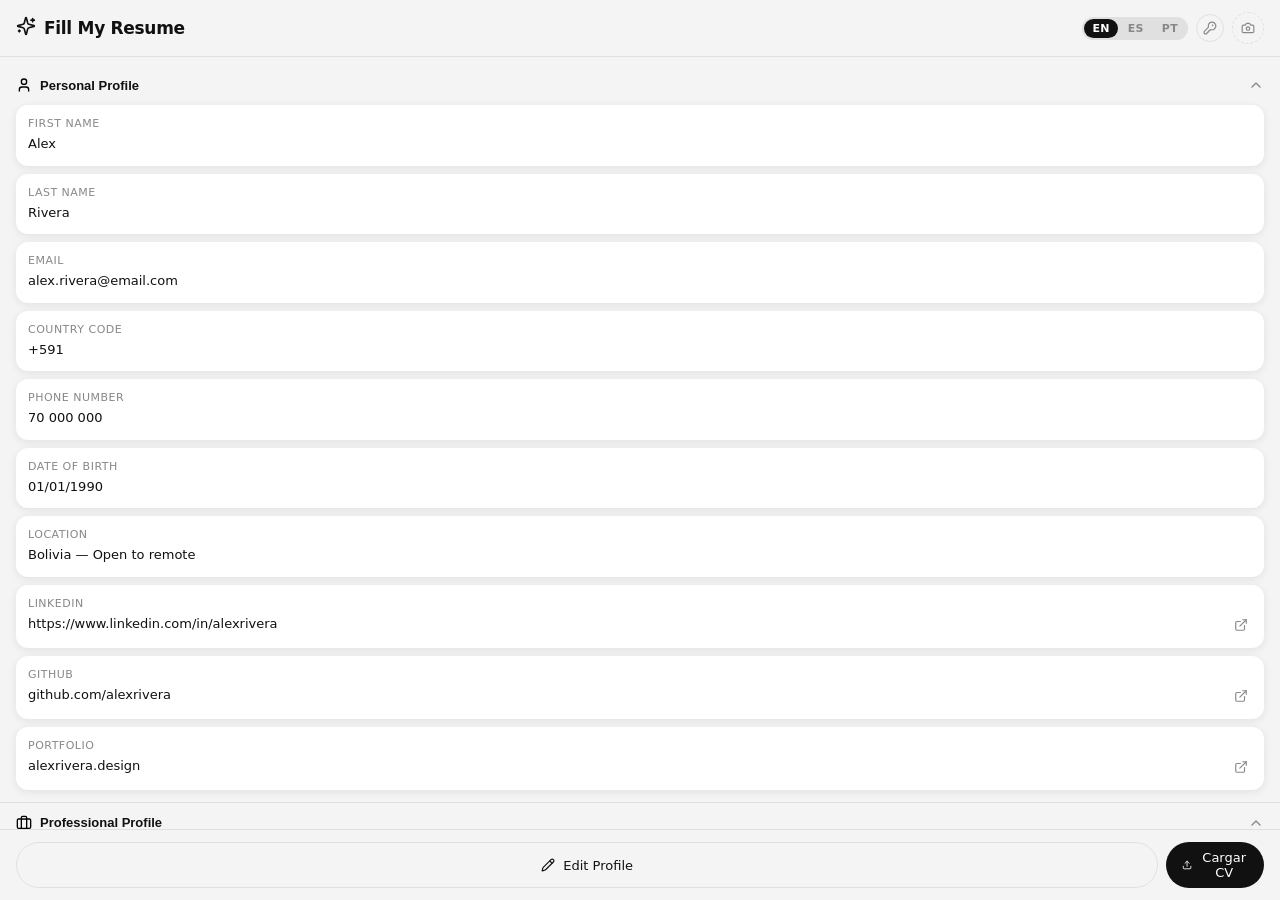
<file: extension/sidepanel/index.html>
<!DOCTYPE html>
<html lang="en">
<head>
  <meta charset="UTF-8" />
  <meta name="viewport" content="width=device-width, initial-scale=1.0" />
  <title>Fill My Resume — Side Panel</title>
  <link rel="stylesheet" href="sidepanel.css" />
</head>
<body>

<div class="panel">

<!-- ── Global copy toast ──────────────────────────── -->
<div id="global-toast">
  <i data-lucide="check" width="13" height="13"></i>
  <span id="toast-text">Copied!</span>
</div>

  <!-- ── Header ─────────────────────────────────────── -->
  <header class="panel-header">
    <span class="logo">
      <i data-lucide="sparkles" width="20" height="20"></i>
    </span>
    <h1>Fill My Resume</h1>
    <div class="lang-switcher">
      <button class="lang-btn active" data-lang="en">EN</button>
      <button class="lang-btn" data-lang="es">ES</button>
      <button class="lang-btn" data-lang="pt">PT</button>
    </div>
    <button id="api-key-btn" class="api-key-btn" title="AI settings">
      <i data-lucide="key-round" width="14" height="14"></i>
    </button>
    <div class="avatar-wrap" id="avatar-wrap" title="Upload photo">
      <img id="avatar-img" class="avatar-img" style="display:none;" alt="Profile photo" />
      <span id="avatar-placeholder" class="avatar-placeholder">
        <i data-lucide="camera" width="14" height="14"></i>
      </span>
      <input type="file" id="avatar-input" accept="image/*" style="display:none;" />
    </div>
  </header>

  <!-- ── API Key Modal ──────────────────────────────── -->
  <div id="api-key-modal" class="api-modal-overlay hidden">
    <div class="api-modal-card">
      <div class="api-modal-header">
        <i data-lucide="sparkles" width="18" height="18"></i>
        <h2>Connect to Claude AI</h2>
      </div>
      <p class="api-modal-desc">Enter your Anthropic API key to enable AI-powered responses tailored to your CV.</p>
      <a class="api-modal-link" href="https://console.anthropic.com" target="_blank">
        <i data-lucide="external-link" width="12" height="12"></i>
        Get your free key at console.anthropic.com
      </a>
      <div class="api-input-wrap">
        <input id="api-key-input" class="api-key-input" type="password"
          placeholder="sk-ant-api03-..." autocomplete="off" spellcheck="false" />
        <button id="toggle-key-vis" class="toggle-vis-btn" title="Show/hide key">
          <i data-lucide="eye" width="14" height="14"></i>
        </button>
      </div>
      <div id="api-modal-error" class="api-modal-error hidden"></div>
      <div class="api-modal-actions">
        <button id="api-modal-cancel" class="api-cancel-btn">Cancel</button>
        <button id="api-modal-save" class="api-save-btn">
          <i data-lucide="lock" width="13" height="13"></i>
          Save & connect
        </button>
      </div>
      <p class="api-modal-note">
        <i data-lucide="shield-check" width="11" height="11"></i>
        Your key is encrypted with AES-256 and stored only on your device.
      </p>
    </div>
  </div>

  <!-- ── Scrollable body ────────────────────────────── -->
  <div class="panel-body">

    <!-- ── Perfil Personal ───────────────────────────── -->
    <div class="accordion open">
      <button class="accordion-trigger">
        <span class="accordion-trigger-left">
          <i data-lucide="user" width="16" height="16"></i>
          <span class="section-label" data-en="Personal Profile" data-es="Perfil Personal" data-pt="Perfil Pessoal">Personal Profile</span>
        </span>
        <i data-lucide="chevron-down" width="16" height="16" class="chevron"></i>
      </button>
      <div class="accordion-content">

        <div class="field-card" data-copy="Alex">
          <span class="field-label" data-en="First Name" data-es="Nombre" data-pt="Nome">First Name</span>
          <span class="field-value">Alex</span>
        </div>

        <div class="field-card" data-copy="Rivera">
          <span class="field-label" data-en="Last Name" data-es="Apellido" data-pt="Sobrenome">Last Name</span>
          <span class="field-value">Rivera</span>
        </div>

        <div class="field-card" data-copy="alex.rivera@email.com">
          <span class="field-label" data-en="Email" data-es="Correo electrónico" data-pt="E-mail">Email</span>
          <span class="field-value">alex.rivera@email.com</span>
        </div>

        <div class="field-card" data-copy="+591">
          <span class="field-label" data-en="Country Code" data-es="Código de país" data-pt="Código do país">Country Code</span>
          <span class="field-value">+591</span>
        </div>

        <div class="field-card" data-copy="70 000 000">
          <span class="field-label" data-en="Phone Number" data-es="Número de teléfono" data-pt="Número de telefone">Phone Number</span>
          <span class="field-value">70 000 000</span>
        </div>

        <div class="field-card" data-copy="01/01/1990">
          <span class="field-label" data-en="Date of Birth" data-es="Fecha de nacimiento" data-pt="Data de nascimento">Date of Birth</span>
          <span class="field-value">01/01/1990</span>
        </div>

        <div class="field-card" data-copy="Bolivia — Open to remote">
          <span class="field-label" data-en="Location" data-es="Ubicación" data-pt="Localização">Location</span>
          <span class="field-value"
            data-en="Bolivia — Open to remote"
            data-es="Bolivia — Disponible para trabajo remoto"
            data-pt="Bolívia — Disponível para trabalho remoto">Bolivia — Open to remote</span>
        </div>

        <div class="field-card" data-copy="https://www.linkedin.com/in/alexrivera">
          <span class="field-label">LinkedIn</span>
          <div class="field-row">
            <span class="field-value">https://www.linkedin.com/in/alexrivera</span>
            <a class="link-btn" id="linkedin-link" href="https://www.linkedin.com/in/alexrivera" target="_blank" title="Open" onclick="event.stopPropagation()">
              <i data-lucide="external-link" width="14" height="14"></i>
            </a>
          </div>
        </div>

        <div class="field-card" data-copy="github.com/alexrivera">
          <span class="field-label">GitHub</span>
          <div class="field-row">
            <span class="field-value">github.com/alexrivera</span>
            <a class="link-btn" href="https://github.com/alexrivera" target="_blank" title="Open" onclick="event.stopPropagation()">
              <i data-lucide="external-link" width="14" height="14"></i>
            </a>
          </div>
        </div>

        <div class="field-card" data-copy="alexrivera.design">
          <span class="field-label" data-en="Portfolio" data-es="Portafolio" data-pt="Portfólio">Portfolio</span>
          <div class="field-row">
            <span class="field-value">alexrivera.design</span>
            <a class="link-btn" href="https://alexrivera.design" target="_blank" title="Open" onclick="event.stopPropagation()">
              <i data-lucide="external-link" width="14" height="14"></i>
            </a>
          </div>
        </div>

      </div>
    </div>

    <!-- ── Perfil Profesional ─────────────────────────── -->
    <div class="accordion open">
      <button class="accordion-trigger">
        <span class="accordion-trigger-left">
          <i data-lucide="briefcase" width="16" height="16"></i>
          <span class="section-label" data-en="Professional Profile" data-es="Perfil Profesional" data-pt="Perfil Profissional">Professional Profile</span>
        </span>
        <i data-lucide="chevron-down" width="16" height="16" class="chevron"></i>
      </button>
      <div class="accordion-content">

        <div class="field-card"
          data-copy="Product Manager | Product Owner | Brand Manager"
          data-en="Product Manager | Product Owner | Brand Manager"
          data-es="Gerente de Producto | Product Owner | Brand Manager"
          data-pt="Gerente de Produto | Product Owner | Brand Manager">
          <span class="field-label" data-en="Occupation Title" data-es="Título de ocupación" data-pt="Título de ocupação">Occupation Title</span>
          <span class="field-value"
            data-en="Product Manager | Product Owner | Brand Manager"
            data-es="Gerente de Producto | Product Owner | Brand Manager"
            data-pt="Gerente de Produto | Product Owner | Brand Manager">Product Manager | Product Owner | Brand Manager</span>
        </div>

        <div class="field-card"
          data-copy="I hold an MBA in Digital Business (USP-ESALQ) and a degree in Commercial Engineering. With over 7 years of international experience, I combine Brand Management with Product Management techniques. My superpower is transforming pain points into clear value. Languages: Spanish, English, and Portuguese.">
          <span class="field-label" data-en="Bio / Summary" data-es="Resumen profesional" data-pt="Resumo profissional">Bio / Summary</span>
          <span class="field-value multiline"
            data-en="I hold an MBA in Digital Business (USP-ESALQ) and a degree in Commercial Engineering. With over 7 years of international experience, I combine Brand Management with Product Management techniques. My superpower is transforming pain points into clear value. Languages: Spanish, English, and Portuguese."
            data-es="Tengo un MBA en Negocios Digitales (USP-ESALQ) y una licenciatura en Ingeniería Comercial. Con más de 7 años de experiencia internacional, combino Brand Management con técnicas de Product Management. Mi superpoder es transformar puntos de dolor en valor claro. Idiomas: Español, Inglés y Portugués."
            data-pt="Tenho um MBA em Negócios Digitais (USP-ESALQ) e graduação em Engenharia Comercial. Com mais de 7 anos de experiência internacional, combino Brand Management com Product Management. Meu superpoder é transformar pontos de dor em valor claro. Idiomas: Espanhol, Inglês e Português.">I hold an MBA in Digital Business (USP-ESALQ) and a degree in Commercial Engineering. With over 7 years of international experience, I combine Brand Management with Product Management techniques. My superpower is transforming pain points into clear value. Languages: Spanish, English, and Portuguese.</span>
        </div>

      </div>
    </div>

    <!-- ── Experiencia Laboral ─────────────────────────── -->
    <div class="accordion open">
      <button class="accordion-trigger">
        <span class="accordion-trigger-left">
          <i data-lucide="building-2" width="16" height="16"></i>
          <span class="section-label">Work Experience</span>
          <span class="section-count" id="work-count">2</span>
        </span>
        <i data-lucide="chevron-down" width="16" height="16" class="chevron"></i>
      </button>
      <div class="accordion-content" id="work-list">

        <!-- Entry 1 -->
        <div class="entry-card open">
          <button class="entry-trigger">
            <span class="entry-trigger-left">
              <i data-lucide="building" width="14" height="14" class="entry-icon"></i>
              <span>
                <div class="entry-title">Viva — Product Owner</div>
                <div class="entry-subtitle">April 2019 – October 2021 · Bolivia · Hybrid</div>
              </span>
            </span>
            <i data-lucide="chevron-down" width="14" height="14" class="entry-chevron"></i>
          </button>
          <div class="entry-body">

            <div class="field-card" data-copy="Viva">
              <span class="field-label" data-en="Company" data-es="Empresa" data-pt="Empresa">Company</span>
              <span class="field-value">Viva</span>
            </div>

            <div class="field-card" data-copy="Product Owner">
              <span class="field-label" data-en="Role" data-es="Cargo" data-pt="Cargo">Role</span>
              <span class="field-value">Product Owner</span>
            </div>

            <!-- Date block -->
            <div class="date-block">
              <div class="date-block-header">
                <i data-lucide="calendar" width="11" height="11"></i>
                <span>Dates</span>
              </div>
              <div class="date-grid">
                <div class="date-cell">
                  <span class="date-cell-label">Start month</span>
                  <div class="date-cell-row">
                    <span class="date-cell-value">April</span>
                    <button class="date-copy-btn" data-value="April" title="Copy month">
                      <i data-lucide="copy" width="11" height="11"></i>
                    </button>
                  </div>
                </div>
                <div class="date-cell">
                  <span class="date-cell-label">Start year</span>
                  <div class="date-cell-row">
                    <span class="date-cell-value">2019</span>
                    <button class="date-copy-btn" data-value="2019" title="Copy year">
                      <i data-lucide="copy" width="11" height="11"></i>
                    </button>
                  </div>
                </div>
                <div class="date-cell">
                  <span class="date-cell-label">Start (full)</span>
                  <div class="date-cell-row">
                    <span class="date-cell-value">April 2019</span>
                    <button class="date-copy-btn" data-value="April 2019" title="Copy full date">
                      <i data-lucide="copy" width="11" height="11"></i>
                    </button>
                  </div>
                </div>
                <div class="date-cell">
                  <span class="date-cell-label">End month</span>
                  <div class="date-cell-row">
                    <span class="date-cell-value">October</span>
                    <button class="date-copy-btn" data-value="October" title="Copy month">
                      <i data-lucide="copy" width="11" height="11"></i>
                    </button>
                  </div>
                </div>
                <div class="date-cell">
                  <span class="date-cell-label">End year</span>
                  <div class="date-cell-row">
                    <span class="date-cell-value">2021</span>
                    <button class="date-copy-btn" data-value="2021" title="Copy year">
                      <i data-lucide="copy" width="11" height="11"></i>
                    </button>
                  </div>
                </div>
                <div class="date-cell">
                  <span class="date-cell-label">End (full)</span>
                  <div class="date-cell-row">
                    <span class="date-cell-value">October 2021</span>
                    <button class="date-copy-btn" data-value="October 2021" title="Copy full date">
                      <i data-lucide="copy" width="11" height="11"></i>
                    </button>
                  </div>
                </div>
              </div>
            </div>

            <div class="entry-field">
              <span class="entry-field-label">About the company</span>
              <div class="entry-field-row">
                <span class="entry-field-value">A telecommunications and technology company, the third-largest telecom in Bolivia, with more than 24% market share and over 2 million users.</span>
                <button class="copy-btn" data-value="A telecommunications and technology company, the third-largest telecom in Bolivia, with more than 24% market share and over 2 million users." title="Copy">
                  <i data-lucide="copy" width="13" height="13"></i>
                </button>
              </div>
            </div>

            <div class="entry-field">
              <span class="entry-field-label">Responsibilities</span>
              <div class="entry-field-row">
                <span class="entry-field-value">As a Product Owner, I oversaw over $5M USD/month in revenue. I was responsible for the monetary impact of each product and coordinated with all areas of the company.</span>
                <button class="copy-btn" data-value="As a Product Owner, I oversaw over $5M USD/month in revenue. I was responsible for the monetary impact of each product and coordinated with all areas of the company." title="Copy">
                  <i data-lucide="copy" width="13" height="13"></i>
                </button>
              </div>
            </div>

            <div class="entry-field">
              <span class="entry-field-label">Achievements</span>
              <div class="entry-field-row">
                <span class="entry-field-value">Led creation of 6 new products (+$20k USD/month). Created B2B offer retaining 48k users (churn &lt; 2%). Increased digital payments by 30% during COVID.</span>
                <button class="copy-btn" data-value="Led creation of 6 new products (+$20k USD/month). Created B2B offer retaining 48k users (churn < 2%). Increased digital payments by 30% during COVID." title="Copy">
                  <i data-lucide="copy" width="13" height="13"></i>
                </button>
              </div>
            </div>

            <div class="entry-field">
              <span class="entry-field-label">Tools Used</span>
              <div class="entry-field-row">
                <span class="entry-field-value">Customer discovery calls, pricing simulations, small group profitability tests, Jira, Confluence.</span>
                <button class="copy-btn" data-value="Customer discovery calls, pricing simulations, small group profitability tests, Jira, Confluence." title="Copy">
                  <i data-lucide="copy" width="13" height="13"></i>
                </button>
              </div>
            </div>

          </div>
        </div>

        <!-- Entry 2 — current job (no end date) -->
        <div class="entry-card">
          <button class="entry-trigger">
            <span class="entry-trigger-left">
              <i data-lucide="building" width="14" height="14" class="entry-icon"></i>
              <span>
                <div class="entry-title">TechCorp — Brand Manager</div>
                <div class="entry-subtitle">January 2016 – Present · Brazil · On-site</div>
              </span>
            </span>
            <i data-lucide="chevron-down" width="14" height="14" class="entry-chevron"></i>
          </button>
          <div class="entry-body">

            <div class="field-card" data-copy="TechCorp">
              <span class="field-label" data-en="Company" data-es="Empresa" data-pt="Empresa">Company</span>
              <span class="field-value">TechCorp</span>
            </div>

            <div class="field-card" data-copy="Brand Manager">
              <span class="field-label" data-en="Role" data-es="Cargo" data-pt="Cargo">Role</span>
              <span class="field-value">Brand Manager</span>
            </div>

            <!-- Date block — current job -->
            <div class="date-block">
              <div class="date-block-header">
                <i data-lucide="calendar" width="11" height="11"></i>
                <span>Dates</span>
              </div>
              <div class="date-grid">
                <div class="date-cell">
                  <span class="date-cell-label">Start month</span>
                  <div class="date-cell-row">
                    <span class="date-cell-value">January</span>
                    <button class="date-copy-btn" data-value="January" title="Copy month">
                      <i data-lucide="copy" width="11" height="11"></i>
                    </button>
                  </div>
                </div>
                <div class="date-cell">
                  <span class="date-cell-label">Start year</span>
                  <div class="date-cell-row">
                    <span class="date-cell-value">2016</span>
                    <button class="date-copy-btn" data-value="2016" title="Copy year">
                      <i data-lucide="copy" width="11" height="11"></i>
                    </button>
                  </div>
                </div>
                <div class="date-cell">
                  <span class="date-cell-label">Start (full)</span>
                  <div class="date-cell-row">
                    <span class="date-cell-value">January 2016</span>
                    <button class="date-copy-btn" data-value="January 2016" title="Copy full date">
                      <i data-lucide="copy" width="11" height="11"></i>
                    </button>
                  </div>
                </div>
                <div class="date-cell" style="grid-column: span 3;">
                  <span class="date-cell-label">End date</span>
                  <div class="date-cell-row">
                    <span class="date-cell-value present">Present / Atual / Presente</span>
                    <button class="date-copy-btn" data-value="Present" title="Copy Present">
                      <i data-lucide="copy" width="11" height="11"></i>
                    </button>
                  </div>
                </div>
              </div>
            </div>

            <div class="entry-field">
              <span class="entry-field-label">About the company</span>
              <div class="entry-field-row">
                <span class="entry-field-value">A multinational FMCG company operating in 12 countries across Latin America, focused on beverage and food products.</span>
                <button class="copy-btn" data-value="A multinational FMCG company operating in 12 countries across Latin America, focused on beverage and food products." title="Copy">
                  <i data-lucide="copy" width="13" height="13"></i>
                </button>
              </div>
            </div>

            <div class="entry-field">
              <span class="entry-field-label">Responsibilities</span>
              <div class="entry-field-row">
                <span class="entry-field-value">Led brand strategy for 3 product lines. Managed $2M annual marketing budget. Coordinated cross-functional teams across 4 countries.</span>
                <button class="copy-btn" data-value="Led brand strategy for 3 product lines. Managed $2M annual marketing budget. Coordinated cross-functional teams across 4 countries." title="Copy">
                  <i data-lucide="copy" width="13" height="13"></i>
                </button>
              </div>
            </div>

            <div class="entry-field">
              <span class="entry-field-label">Achievements</span>
              <div class="entry-field-row">
                <span class="entry-field-value">Grew brand awareness by 18% in 2 years. Launched 2 product lines that exceeded sales targets by 25%.</span>
                <button class="copy-btn" data-value="Grew brand awareness by 18% in 2 years. Launched 2 product lines that exceeded sales targets by 25%." title="Copy">
                  <i data-lucide="copy" width="13" height="13"></i>
                </button>
              </div>
            </div>

          </div>
        </div>

        <button class="add-section-btn" id="add-work-btn">
          <i data-lucide="plus" width="13" height="13"></i>
          <span data-en="Add experience" data-es="Agregar experiencia" data-pt="Adicionar experiência">Add experience</span>
        </button>

      </div>
    </div>

    <!-- ── Educación ───────────────────────────────────── -->
    <div class="accordion">
      <button class="accordion-trigger">
        <span class="accordion-trigger-left">
          <i data-lucide="graduation-cap" width="16" height="16"></i>
          <span class="section-label">Education</span>
          <span class="section-count" id="edu-count">2</span>
        </span>
        <i data-lucide="chevron-down" width="16" height="16" class="chevron"></i>
      </button>
      <div class="accordion-content" id="edu-list">

        <div class="entry-card">
          <button class="entry-trigger">
            <span class="entry-trigger-left">
              <i data-lucide="book-open" width="14" height="14" class="entry-icon"></i>
              <span>
                <div class="entry-title">MBA — Digital Business</div>
                <div class="entry-subtitle">USP-ESALQ · 2020 – 2022</div>
              </span>
            </span>
            <i data-lucide="chevron-down" width="14" height="14" class="entry-chevron"></i>
          </button>
          <div class="entry-body">
            <div class="date-block">
              <div class="date-block-header">
                <i data-lucide="calendar" width="11" height="11"></i>
                <span>Dates</span>
              </div>
              <div class="date-grid">
                <div class="date-cell">
                  <span class="date-cell-label">Start year</span>
                  <div class="date-cell-row">
                    <span class="date-cell-value">2020</span>
                    <button class="date-copy-btn" data-value="2020" title="Copy">
                      <i data-lucide="copy" width="11" height="11"></i>
                    </button>
                  </div>
                </div>
                <div class="date-cell">
                  <span class="date-cell-label">End year</span>
                  <div class="date-cell-row">
                    <span class="date-cell-value">2022</span>
                    <button class="date-copy-btn" data-value="2022" title="Copy">
                      <i data-lucide="copy" width="11" height="11"></i>
                    </button>
                  </div>
                </div>
                <div class="date-cell">
                  <span class="date-cell-label">Range</span>
                  <div class="date-cell-row">
                    <span class="date-cell-value">2020 – 2022</span>
                    <button class="date-copy-btn" data-value="2020 – 2022" title="Copy">
                      <i data-lucide="copy" width="11" height="11"></i>
                    </button>
                  </div>
                </div>
              </div>
            </div>
            <div class="entry-field">
              <span class="entry-field-label">Institution</span>
              <div class="entry-field-row">
                <span class="entry-field-value">USP-ESALQ, São Paulo, Brazil</span>
                <button class="copy-btn" data-value="USP-ESALQ, São Paulo, Brazil" title="Copy">
                  <i data-lucide="copy" width="13" height="13"></i>
                </button>
              </div>
            </div>
            <div class="entry-field">
              <span class="entry-field-label">Degree</span>
              <div class="entry-field-row">
                <span class="entry-field-value">MBA in Digital Business</span>
                <button class="copy-btn" data-value="MBA in Digital Business" title="Copy">
                  <i data-lucide="copy" width="13" height="13"></i>
                </button>
              </div>
            </div>
          </div>
        </div>

        <div class="entry-card">
          <button class="entry-trigger">
            <span class="entry-trigger-left">
              <i data-lucide="book-open" width="14" height="14" class="entry-icon"></i>
              <span>
                <div class="entry-title">Commercial Engineering</div>
                <div class="entry-subtitle">Universidad Mayor · 2010 – 2015</div>
              </span>
            </span>
            <i data-lucide="chevron-down" width="14" height="14" class="entry-chevron"></i>
          </button>
          <div class="entry-body">
            <div class="entry-field">
              <span class="entry-field-label">Institution</span>
              <div class="entry-field-row">
                <span class="entry-field-value">Universidad Mayor de San Andrés, Bolivia</span>
                <button class="copy-btn" data-value="Universidad Mayor de San Andrés, Bolivia" title="Copy">
                  <i data-lucide="copy" width="13" height="13"></i>
                </button>
              </div>
            </div>
          </div>
        </div>

        <button class="add-section-btn" id="add-edu-btn">
          <i data-lucide="plus" width="13" height="13"></i>
          <span data-en="Add education" data-es="Agregar educación" data-pt="Adicionar educação">Add education</span>
        </button>

      </div>
    </div>

    <!-- ── Certificaciones ────────────────────────────── -->
    <div class="accordion">
      <button class="accordion-trigger">
        <span class="accordion-trigger-left">
          <i data-lucide="award" width="16" height="16"></i>
          <span class="section-label">Certifications</span>
          <span class="section-count" id="cert-count">2</span>
        </span>
        <i data-lucide="chevron-down" width="16" height="16" class="chevron"></i>
      </button>
      <div class="accordion-content" id="cert-list">

        <div class="entry-card">
          <button class="entry-trigger">
            <span class="entry-trigger-left">
              <i data-lucide="file-badge" width="14" height="14" class="entry-icon"></i>
              <span>
                <div class="entry-title">SQL Bootcamp</div>
                <div class="entry-subtitle">Oct 2022 – Sep 2024</div>
              </span>
            </span>
            <i data-lucide="chevron-down" width="14" height="14" class="entry-chevron"></i>
          </button>
          <div class="entry-body">
            <div class="entry-field">
              <span class="entry-field-label">Certificate Name</span>
              <div class="entry-field-row">
                <span class="entry-field-value">SQL Bootcamp</span>
                <button class="copy-btn" data-value="SQL Bootcamp" title="Copy">
                  <i data-lucide="copy" width="13" height="13"></i>
                </button>
              </div>
            </div>
            <div class="entry-field">
              <span class="entry-field-label" data-en="Institution" data-es="Institución" data-pt="Instituição">Institution</span>
              <div class="entry-field-row">
                <span class="entry-field-value">Udemy</span>
                <button class="copy-btn" data-value="Udemy" title="Copy">
                  <i data-lucide="copy" width="13" height="13"></i>
                </button>
              </div>
            </div>
            <div class="date-block">
              <div class="date-block-header">
                <i data-lucide="calendar" width="11" height="11"></i>
                <span>Dates</span>
              </div>
              <div class="date-grid">
                <div class="date-cell">
                  <span class="date-cell-label">Start month</span>
                  <div class="date-cell-row">
                    <span class="date-cell-value">October</span>
                    <button class="date-copy-btn" data-value="October" title="Copy"><i data-lucide="copy" width="11" height="11"></i></button>
                  </div>
                </div>
                <div class="date-cell">
                  <span class="date-cell-label">Start year</span>
                  <div class="date-cell-row">
                    <span class="date-cell-value">2022</span>
                    <button class="date-copy-btn" data-value="2022" title="Copy"><i data-lucide="copy" width="11" height="11"></i></button>
                  </div>
                </div>
                <div class="date-cell">
                  <span class="date-cell-label">Start (full)</span>
                  <div class="date-cell-row">
                    <span class="date-cell-value">October 2022</span>
                    <button class="date-copy-btn" data-value="October 2022" title="Copy"><i data-lucide="copy" width="11" height="11"></i></button>
                  </div>
                </div>
                <div class="date-cell">
                  <span class="date-cell-label">End month</span>
                  <div class="date-cell-row">
                    <span class="date-cell-value">September</span>
                    <button class="date-copy-btn" data-value="September" title="Copy"><i data-lucide="copy" width="11" height="11"></i></button>
                  </div>
                </div>
                <div class="date-cell">
                  <span class="date-cell-label">End year</span>
                  <div class="date-cell-row">
                    <span class="date-cell-value">2024</span>
                    <button class="date-copy-btn" data-value="2024" title="Copy"><i data-lucide="copy" width="11" height="11"></i></button>
                  </div>
                </div>
                <div class="date-cell">
                  <span class="date-cell-label">End (full)</span>
                  <div class="date-cell-row">
                    <span class="date-cell-value">September 2024</span>
                    <button class="date-copy-btn" data-value="September 2024" title="Copy"><i data-lucide="copy" width="11" height="11"></i></button>
                  </div>
                </div>
              </div>
            </div>
            <div class="entry-field">
              <span class="entry-field-label">Certificate URL</span>
              <div class="entry-field-row">
                <span class="entry-field-value">udemy.com/certificate/sql-bootcamp-2024</span>
                <button class="copy-btn" data-value="udemy.com/certificate/sql-bootcamp-2024" title="Copy">
                  <i data-lucide="copy" width="13" height="13"></i>
                </button>
              </div>
            </div>
          </div>
        </div>

        <div class="entry-card">
          <button class="entry-trigger">
            <span class="entry-trigger-left">
              <i data-lucide="file-badge" width="14" height="14" class="entry-icon"></i>
              <span>
                <div class="entry-title">Product Management — Reforge</div>
                <div class="entry-subtitle">Jan 2023 – Jun 2023</div>
              </span>
            </span>
            <i data-lucide="chevron-down" width="14" height="14" class="entry-chevron"></i>
          </button>
          <div class="entry-body">
            <div class="entry-field">
              <span class="entry-field-label">Certificate Name</span>
              <div class="entry-field-row">
                <span class="entry-field-value">Product Management — Reforge</span>
                <button class="copy-btn" data-value="Product Management — Reforge" title="Copy">
                  <i data-lucide="copy" width="13" height="13"></i>
                </button>
              </div>
            </div>
            <div class="entry-field">
              <span class="entry-field-label" data-en="Institution" data-es="Institución" data-pt="Instituição">Institution</span>
              <div class="entry-field-row">
                <span class="entry-field-value">Reforge</span>
                <button class="copy-btn" data-value="Reforge" title="Copy">
                  <i data-lucide="copy" width="13" height="13"></i>
                </button>
              </div>
            </div>
            <div class="date-block">
              <div class="date-block-header">
                <i data-lucide="calendar" width="11" height="11"></i>
                <span>Dates</span>
              </div>
              <div class="date-grid">
                <div class="date-cell">
                  <span class="date-cell-label">Start month</span>
                  <div class="date-cell-row">
                    <span class="date-cell-value">January</span>
                    <button class="date-copy-btn" data-value="January" title="Copy"><i data-lucide="copy" width="11" height="11"></i></button>
                  </div>
                </div>
                <div class="date-cell">
                  <span class="date-cell-label">Start year</span>
                  <div class="date-cell-row">
                    <span class="date-cell-value">2023</span>
                    <button class="date-copy-btn" data-value="2023" title="Copy"><i data-lucide="copy" width="11" height="11"></i></button>
                  </div>
                </div>
                <div class="date-cell">
                  <span class="date-cell-label">Start (full)</span>
                  <div class="date-cell-row">
                    <span class="date-cell-value">January 2023</span>
                    <button class="date-copy-btn" data-value="January 2023" title="Copy"><i data-lucide="copy" width="11" height="11"></i></button>
                  </div>
                </div>
                <div class="date-cell">
                  <span class="date-cell-label">End month</span>
                  <div class="date-cell-row">
                    <span class="date-cell-value">June</span>
                    <button class="date-copy-btn" data-value="June" title="Copy"><i data-lucide="copy" width="11" height="11"></i></button>
                  </div>
                </div>
                <div class="date-cell">
                  <span class="date-cell-label">End year</span>
                  <div class="date-cell-row">
                    <span class="date-cell-value">2023</span>
                    <button class="date-copy-btn" data-value="2023" title="Copy"><i data-lucide="copy" width="11" height="11"></i></button>
                  </div>
                </div>
                <div class="date-cell">
                  <span class="date-cell-label">End (full)</span>
                  <div class="date-cell-row">
                    <span class="date-cell-value">June 2023</span>
                    <button class="date-copy-btn" data-value="June 2023" title="Copy"><i data-lucide="copy" width="11" height="11"></i></button>
                  </div>
                </div>
              </div>
            </div>
            <div class="entry-field">
              <span class="entry-field-label">Certificate URL</span>
              <div class="entry-field-row">
                <span class="entry-field-value">reforge.com/certificates/pm-2023</span>
                <button class="copy-btn" data-value="reforge.com/certificates/pm-2023" title="Copy">
                  <i data-lucide="copy" width="13" height="13"></i>
                </button>
              </div>
            </div>
          </div>
        </div>

        <button class="add-section-btn" id="add-cert-btn">
          <i data-lucide="plus" width="13" height="13"></i>
          <span data-en="Add certification" data-es="Agregar certificación" data-pt="Adicionar certificação">Add certification</span>
        </button>

      </div>
    </div>

    <!-- ── Skills ─────────────────────────────────────── -->
    <div class="accordion">
      <button class="accordion-trigger">
        <span class="accordion-trigger-left">
          <i data-lucide="zap" width="16" height="16"></i>
          <span class="section-label" data-en="Skills" data-es="Habilidades" data-pt="Habilidades">Skills</span>
        </span>
        <i data-lucide="chevron-down" width="16" height="16" class="chevron"></i>
      </button>
      <div class="accordion-content">
        <p class="section-hint" data-en="Click any skill to copy it" data-es="Haz clic en una habilidad para copiarla" data-pt="Clique em uma habilidade para copiá-la">Click any skill to copy it</p>
        <div class="tags-wrap" id="skills-wrap">
          <span class="tag">Product Management</span>
          <span class="tag">Product Discovery</span>
          <span class="tag">OKRs</span>
          <span class="tag">SQL</span>
          <span class="tag">Jira</span>
          <span class="tag">Confluence</span>
          <span class="tag">Figma</span>
          <span class="tag">Brand Strategy</span>
          <span class="tag">B2B Sales</span>
          <span class="tag">Agile / Scrum</span>
          <span class="tag">Data Analysis</span>
          <span class="tag">Stakeholder Management</span>
        </div>
        <div class="add-tag-row" id="add-skill-row">
          <button class="add-tag-btn" id="add-skill-btn">
            <i data-lucide="plus" width="11" height="11"></i>
            <span data-en="Add skill" data-es="Agregar habilidad" data-pt="Adicionar habilidade">Add skill</span>
          </button>
          <div class="tag-input-wrap" id="skill-input-wrap">
            <input class="tag-input" id="skill-input" type="text" placeholder="e.g. Notion" maxlength="40" />
            <button class="tag-input-confirm" id="skill-confirm">
              <i data-lucide="check" width="12" height="12"></i>
            </button>
          </div>
        </div>
      </div>
    </div>

    <!-- ── Idiomas ─────────────────────────────────────── -->
    <div class="accordion">
      <button class="accordion-trigger">
        <span class="accordion-trigger-left">
          <i data-lucide="languages" width="16" height="16"></i>
          <span class="section-label" data-en="Languages" data-es="Idiomas" data-pt="Idiomas">Languages</span>
        </span>
        <i data-lucide="chevron-down" width="16" height="16" class="chevron"></i>
      </button>
      <div class="accordion-content">
        <p class="section-hint" data-en="Click any language to copy it" data-es="Haz clic en un idioma para copiarlo" data-pt="Clique em um idioma para copiá-lo">Click any language to copy it</p>
        <div class="tags-wrap" id="langs-wrap">
          <span class="tag"
            data-en="Spanish — Native"
            data-es="Español — Nativo"
            data-pt="Espanhol — Nativo">Spanish — Native</span>
          <span class="tag"
            data-en="English — Fluent"
            data-es="Inglés — Fluido"
            data-pt="Inglês — Fluente">English — Fluent</span>
          <span class="tag"
            data-en="Portuguese — Fluent"
            data-es="Portugués — Fluido"
            data-pt="Português — Fluente">Portuguese — Fluent</span>
        </div>
        <div class="add-tag-row" id="add-lang-row">
          <button class="add-tag-btn" id="add-lang-btn">
            <i data-lucide="plus" width="11" height="11"></i>
            <span data-en="Add language" data-es="Agregar idioma" data-pt="Adicionar idioma">Add language</span>
          </button>
          <div class="tag-input-wrap" id="lang-input-wrap">
            <input class="tag-input" id="lang-input" type="text" placeholder="e.g. French — B2" maxlength="40" />
            <button class="tag-input-confirm" id="lang-confirm">
              <i data-lucide="check" width="12" height="12"></i>
            </button>
          </div>
        </div>
      </div>
    </div>

    <!-- ── Interview Tracker ─────────────────────────── -->
    <div class="accordion open interview-section">
      <button class="accordion-trigger">
        <span class="accordion-trigger-left">
          <i data-lucide="clipboard-list" width="16" height="16"></i>
          <span class="section-label">Interview Tracker</span>
          <span class="section-count" id="company-count">2</span>
        </span>
        <i data-lucide="chevron-down" width="16" height="16" class="chevron"></i>
      </button>
      <div class="accordion-content" id="company-list">

        <!-- Company 1 -->
        <div class="company-entry open" data-id="1">
          <div class="company-trigger">
            <button class="company-toggle">
              <span class="entry-trigger-left">
                <i data-lucide="building-2" width="14" height="14" class="entry-icon"></i>
                <span>
                  <div class="entry-title">TechFlow — Product Manager</div>
                  <div class="entry-subtitle">Applied Apr 2026</div>
                </span>
              </span>
              <span class="company-trigger-right">
                <span class="status-badge-mini interview">Interview</span>
                <i data-lucide="chevron-down" width="14" height="14" class="entry-chevron"></i>
              </span>
            </button>
            <button class="company-delete-btn" data-id="1" title="Remove company">
              <i data-lucide="x" width="13" height="13"></i>
            </button>
          </div>
          <div class="company-body">

            <div class="field-card" style="cursor:default;">
              <span class="field-label">How much do I like this company?</span>
              <div class="star-rating" data-rating="4">
                <button class="star" data-value="1"><i data-lucide="star" width="18" height="18"></i></button>
                <button class="star" data-value="2"><i data-lucide="star" width="18" height="18"></i></button>
                <button class="star" data-value="3"><i data-lucide="star" width="18" height="18"></i></button>
                <button class="star" data-value="4"><i data-lucide="star" width="18" height="18"></i></button>
                <button class="star" data-value="5"><i data-lucide="star" width="18" height="18"></i></button>
              </div>
            </div>

            <div class="field-card" style="cursor:default;">
              <span class="field-label">Desired Salary</span>
              <div class="field-row">
                <div class="salary-display">
                  <span class="salary-currency">USD</span>
                  <span class="salary-value" contenteditable="true" spellcheck="false">5,500 / month</span>
                </div>
                <button class="copy-btn salary-copy" data-value="5500" title="Copy number">
                  <i data-lucide="copy" width="14" height="14"></i>
                </button>
              </div>
              <div class="salary-hint">Click value to edit</div>
            </div>

            <div class="field-card" style="cursor:default;">
              <span class="field-label">Application Status</span>
              <div class="status-pills">
                <button class="status-pill" data-status="applied">Applied</button>
                <button class="status-pill active" data-status="interview">Interview</button>
                <button class="status-pill" data-status="offer">Offer</button>
                <button class="status-pill" data-status="rejected">Rejected</button>
              </div>
            </div>

            <div class="field-card notes-card" style="cursor:default;">
              <span class="field-label">Notes & Company Details</span>
              <textarea class="notes-textarea" placeholder="Company notes, hiring manager, salary range discussed, questions to ask...">Remote-first, Series B. Hiring manager: Clara Mendes. Role: discovery &amp; research. Stack: Jira + Notion. 8 PMs globally. Range: $5k–$6k/month.</textarea>
            </div>

          </div>
        </div>

        <!-- Company 2 -->
        <div class="company-entry" data-id="2">
          <div class="company-trigger">
            <button class="company-toggle">
              <span class="entry-trigger-left">
                <i data-lucide="building-2" width="14" height="14" class="entry-icon"></i>
                <span>
                  <div class="entry-title">Globant — Product Owner</div>
                  <div class="entry-subtitle">Applied Mar 2026</div>
                </span>
              </span>
              <span class="company-trigger-right">
                <span class="status-badge-mini applied">Applied</span>
                <i data-lucide="chevron-down" width="14" height="14" class="entry-chevron"></i>
              </span>
            </button>
            <button class="company-delete-btn" data-id="2" title="Remove company">
              <i data-lucide="x" width="13" height="13"></i>
            </button>
          </div>
          <div class="company-body">

            <div class="field-card" style="cursor:default;">
              <span class="field-label">How much do I like this company?</span>
              <div class="star-rating" data-rating="3">
                <button class="star" data-value="1"><i data-lucide="star" width="18" height="18"></i></button>
                <button class="star" data-value="2"><i data-lucide="star" width="18" height="18"></i></button>
                <button class="star" data-value="3"><i data-lucide="star" width="18" height="18"></i></button>
                <button class="star" data-value="4"><i data-lucide="star" width="18" height="18"></i></button>
                <button class="star" data-value="5"><i data-lucide="star" width="18" height="18"></i></button>
              </div>
            </div>

            <div class="field-card" style="cursor:default;">
              <span class="field-label">Desired Salary</span>
              <div class="field-row">
                <div class="salary-display">
                  <span class="salary-currency">USD</span>
                  <span class="salary-value" contenteditable="true" spellcheck="false">4,800 / month</span>
                </div>
                <button class="copy-btn salary-copy" data-value="4800" title="Copy number">
                  <i data-lucide="copy" width="14" height="14"></i>
                </button>
              </div>
              <div class="salary-hint">Click value to edit</div>
            </div>

            <div class="field-card" style="cursor:default;">
              <span class="field-label">Application Status</span>
              <div class="status-pills">
                <button class="status-pill active" data-status="applied">Applied</button>
                <button class="status-pill" data-status="interview">Interview</button>
                <button class="status-pill" data-status="offer">Offer</button>
                <button class="status-pill" data-status="rejected">Rejected</button>
              </div>
            </div>

            <div class="field-card notes-card" style="cursor:default;">
              <span class="field-label">Notes & Company Details</span>
              <textarea class="notes-textarea" placeholder="Company notes...">Large consultancy, 26k employees. Role is internal product for a fintech client. Mixed reviews on Glassdoor. Recruiter: Daniela Torres.</textarea>
            </div>

          </div>
        </div>

        <!-- Add company button -->
        <button class="add-company-btn" id="add-company-btn">
          <i data-lucide="plus" width="14" height="14"></i>
          Add company
        </button>

      </div>
    </div>

    <!-- ── AI Assistant ────────────────────────────────── -->
    <div class="accordion open ai-section">
      <button class="accordion-trigger">
        <span class="accordion-trigger-left">
          <i data-lucide="sparkles" width="16" height="16"></i>
          <span class="section-label">AI Assistant</span>
          <span class="section-count ai-badge">Beta</span>
        </span>
        <i data-lucide="chevron-down" width="16" height="16" class="chevron"></i>
      </button>
      <div class="accordion-content">

        <!-- Job vacancy URL -->
        <div class="field-card" data-copy="">
          <span class="field-label">
            <i data-lucide="link" width="11" height="11" style="display:inline;vertical-align:middle;margin-right:4px;"></i>
            Job Vacancy URL
          </span>
          <div class="field-row">
            <input class="inline-input" type="url" placeholder="https://jobs.gupy.io/apply/..." id="job-url" />
            <a class="link-btn" id="job-url-open" href="#" target="_blank" title="Open job" onclick="event.stopPropagation()">
              <i data-lucide="external-link" width="14" height="14"></i>
            </a>
          </div>
        </div>

        <!-- Writing style sample -->
        <div class="field-card notes-card" style="cursor:default;">
          <span class="field-label">
            <i data-lucide="pen-line" width="11" height="11" style="display:inline;vertical-align:middle;margin-right:4px;"></i>
            Your Writing Style Sample
          </span>
          <textarea class="notes-textarea" id="writing-sample" placeholder="Paste an email, message or text you wrote — so the AI writes in your voice...">Hi Clara, thanks for reaching out! Really excited about this opportunity at TechFlow. I've been following the company's growth in the PLG space and it aligns perfectly with the kind of impact I want to create. Happy to jump on a quick call this week — I'm flexible Thursday or Friday afternoon. Let me know what works best for you.</textarea>
        </div>

        <!-- Q&A -->
        <div class="ai-qa-block">
          <span class="field-label" style="padding: 0 0 6px;">
            <i data-lucide="message-circle-question" width="11" height="11" style="display:inline;vertical-align:middle;margin-right:4px;"></i>
            Question from the company
          </span>
          <textarea class="notes-textarea ai-question" id="ai-question" placeholder="Ex: What would be your process for prioritizing features?&#10;Ex: Why do you think you're a good fit for this role?&#10;Ex: How would you handle a conflict with a stakeholder?"></textarea>
          <button class="generate-btn" id="generate-btn">
            <i data-lucide="sparkles" width="14" height="14"></i>
            Generate response
          </button>
        </div>

        <!-- AI Response -->
        <div class="ai-response-block" id="ai-response-block">
          <div class="ai-response-header">
            <span class="field-label">Generated response</span>
            <button class="copy-btn ai-copy-btn" id="copy-response-btn" title="Copy response">
              <i data-lucide="copy" width="13" height="13"></i>
            </button>
          </div>
          <textarea class="notes-textarea ai-response-text" id="ai-response-text" readonly>Based on your CV and the job description, here's a tailored response:

"My process for feature prioritization starts with customer discovery — I use a mix of direct interviews and usage data to understand which pain points have the highest business impact. At Viva, for example, I led the prioritization of 6 new products by combining NPS feedback with revenue modeling, which resulted in a $20k+/month revenue increase.

I typically use a lightweight scoring matrix (Impact × Effort) anchored to OKRs, and then validate assumptions with small-scale tests before committing engineering resources. The key for me is always aligning the roadmap to measurable outcomes, not just shipping features."

— Tailored to: Product Manager role · Matches your writing style</textarea>
        </div>

      </div>
    </div>

  </div><!-- /panel-body -->

  <!-- ── Footer ─────────────────────────────────────── -->
  <footer class="panel-footer">
    <button class="edit-btn" id="edit-profile-btn">
      <i data-lucide="pencil" width="14" height="14"></i>
      Edit Profile
    </button>
    <button class="upload-cv-btn" id="upload-cv-btn">
      <i data-lucide="upload" width="14" height="14"></i>
      Cargar CV
    </button>
  </footer>

  <!-- ── Upload CV modal ────────────────────────────── -->
  <div id="upload-modal" class="api-modal-overlay hidden">
    <div class="api-modal-card">
      <div class="api-modal-header">
        <i data-lucide="file-up" width="18" height="18"></i>
        <h2>Cargar CV</h2>
      </div>
      <p class="api-modal-desc">Seleccioná tu CV en PDF o Word. Claude va a leerlo y completar tu perfil automáticamente.</p>
      <p class="api-modal-desc" style="font-size:11px;color:#aaa;">Google Docs: exportalo como PDF o Word primero.</p>
      <div id="upload-drop-zone" class="upload-drop-zone">
        <i data-lucide="file-text" width="28" height="28"></i>
        <span id="upload-file-name">PDF o Word (.docx)</span>
        <input type="file" id="cv-file-input" accept=".pdf,.docx,application/pdf,application/vnd.openxmlformats-officedocument.wordprocessingml.document" style="display:none;" />
      </div>
      <div id="upload-error" class="api-modal-error hidden"></div>
      <div class="api-modal-actions">
        <button id="upload-cancel" class="api-cancel-btn">Cancelar</button>
        <button id="upload-process" class="api-save-btn" disabled>
          <i data-lucide="sparkles" width="13" height="13"></i>
          Analizar con Claude
        </button>
      </div>
    </div>
  </div>

  <!-- ── Review modal ───────────────────────────────── -->
  <div id="review-modal" class="api-modal-overlay hidden">
    <div class="review-card">
      <div class="review-header">
        <div class="api-modal-header">
          <i data-lucide="check-circle" width="18" height="18" style="color:#16a34a;"></i>
          <h2>Revisá tu perfil</h2>
        </div>
        <p class="api-modal-desc">Claude completó los campos. Editá lo que necesites y guardá.</p>
      </div>
      <div class="review-body" id="review-body">
        <!-- Populated by JS -->
      </div>
      <div class="review-footer">
        <button id="review-cancel" class="api-cancel-btn">Descartar</button>
        <button id="review-save" class="api-save-btn">
          <i data-lucide="save" width="13" height="13"></i>
          Guardar perfil
        </button>
      </div>
    </div>
  </div>

</div><!-- /panel -->

<script src="../libs/pdf.min.js"></script>
<script src="../libs/mammoth.min.js"></script>
<script src="../libs/lucide.min.js"></script>
<script src="sidepanel.js"></script>
</body>
</html>
</file>
<file: extension/sidepanel/sidepanel.css>
:root {
  /* Colors */
  --color-bg-outer:      #E8E8E8;
  --color-bg-panel:      #F4F4F4;
  --color-bg-selected:   #FFFFFF;
  --color-active:        #111111;
  --color-text-primary:  #111111;
  --color-text-secondary:#888888;
  --color-text-on-active:#FFFFFF;
  --color-accent:        #E91E8C;
  --color-divider:       #E0E0E0;
  --color-badge-bg:      #111111;
  --color-badge-text:    #FFFFFF;
  --color-copy-success:  #22C55E;

  /* Typography */
  --font-family:         'Inter', system-ui, sans-serif;
  --font-size-header:    17px;
  --font-size-body:      13px;
  --font-size-caption:   11px;
  --font-weight-bold:    600;
  --font-weight-regular: 400;

  /* Spacing (4px base) */
  --space-1:  4px;
  --space-2:  8px;
  --space-3:  12px;
  --space-4:  16px;
  --space-6:  24px;
  --space-8:  32px;

  /* Border Radius */
  --radius-pill:    999px;
  --radius-panel:   20px;
  --radius-card:    12px;
  --radius-badge:   999px;

  /* Shadows */
  --shadow-selected: 0 2px 8px rgba(0,0,0,0.08);
  --shadow-panel:    0 4px 24px rgba(0,0,0,0.06);
}
@import url('https://fonts.googleapis.com/css2?family=Inter:wght@400;500;600&display=swap');
* {
  box-sizing: border-box;
  margin: 0;
  padding: 0;
}

body {
  background: var(--color-bg-panel);
  font-family: var(--font-family);
  height: 100vh;
  overflow: hidden;
}

/* ── Panel container ─────────────────────────────────── */
.panel {
  width: 100%;
  height: 100vh;
  background: var(--color-bg-panel);
  display: flex;
  flex-direction: column;
  overflow: hidden;
}

/* ── Header ──────────────────────────────────────────── */
.panel-header {
  display: flex;
  align-items: center;
  gap: var(--space-2);
  padding: var(--space-3) var(--space-4);
  border-bottom: 1px solid var(--color-divider);
  flex-wrap: wrap;
}

.panel-header .logo {
  color: var(--color-text-primary);
  flex-shrink: 0;
}

.panel-header h1 {
  font-size: var(--font-size-header);
  font-weight: var(--font-weight-bold);
  color: var(--color-text-primary);
  letter-spacing: -0.3px;
  flex: 1;
}

/* ── API key button ──────────────────────────────────── */
.api-key-btn {
  display: flex;
  align-items: center;
  justify-content: center;
  width: 28px;
  height: 28px;
  border-radius: 50%;
  border: 1.5px solid var(--color-divider);
  background: none;
  color: var(--color-text-secondary);
  cursor: pointer;
  flex-shrink: 0;
  transition: all 0.15s ease;
}
.api-key-btn:hover { border-color: var(--color-active); color: var(--color-active); }
.api-key-btn.connected { border-color: #16a34a; color: #16a34a; background: #f0fdf4; }

/* ── API key modal ───────────────────────────────────── */
.api-modal-overlay {
  position: fixed;
  inset: 0;
  background: rgba(0,0,0,0.45);
  z-index: 200;
  display: flex;
  align-items: center;
  justify-content: center;
  padding: 20px;
  backdrop-filter: blur(4px);
}
.api-modal-overlay.hidden { display: none; }

.api-modal-card {
  background: #fff;
  border-radius: 16px;
  padding: 24px;
  width: 100%;
  max-width: 320px;
  box-shadow: 0 24px 64px rgba(0,0,0,0.2);
  display: flex;
  flex-direction: column;
  gap: 14px;
}
.api-modal-header {
  display: flex;
  align-items: center;
  gap: 8px;
  color: var(--color-text-primary);
}
.api-modal-header h2 {
  font-size: 15px;
  font-weight: 700;
}
.api-modal-desc {
  font-size: 13px;
  color: var(--color-text-secondary);
  line-height: 1.6;
}
.api-modal-link {
  display: inline-flex;
  align-items: center;
  gap: 4px;
  font-size: 12px;
  font-weight: 600;
  color: #2563eb;
  text-decoration: none;
}
.api-modal-link:hover { text-decoration: underline; }

.api-input-wrap {
  display: flex;
  align-items: center;
  border: 1.5px solid var(--color-divider);
  border-radius: 8px;
  overflow: hidden;
  transition: border-color 0.15s ease;
}
.api-input-wrap:focus-within { border-color: var(--color-active); }

.api-key-input {
  flex: 1;
  border: none;
  outline: none;
  padding: 10px 12px;
  font-size: 13px;
  font-family: var(--font-family);
  color: var(--color-text-primary);
  background: none;
  letter-spacing: 0.5px;
}
.api-key-input::placeholder { color: #bbb; letter-spacing: 0; }

.toggle-vis-btn {
  background: none;
  border: none;
  cursor: pointer;
  padding: 0 10px;
  color: var(--color-text-secondary);
  display: flex;
  align-items: center;
  transition: color 0.15s ease;
}
.toggle-vis-btn:hover { color: var(--color-text-primary); }

.api-modal-error {
  font-size: 12px;
  color: #dc2626;
  background: #fef2f2;
  border: 1px solid #fecaca;
  border-radius: 6px;
  padding: 8px 10px;
  line-height: 1.5;
}
.api-modal-error.hidden { display: none; }

.api-modal-actions {
  display: flex;
  gap: 8px;
}
.api-cancel-btn {
  flex: 1;
  padding: 9px;
  border: 1.5px solid var(--color-divider);
  border-radius: 8px;
  background: none;
  font-size: 13px;
  font-weight: 600;
  font-family: var(--font-family);
  color: var(--color-text-secondary);
  cursor: pointer;
  transition: all 0.15s ease;
}
.api-cancel-btn:hover { border-color: #999; color: var(--color-text-primary); }

.api-save-btn {
  flex: 2;
  padding: 9px;
  border: none;
  border-radius: 8px;
  background: var(--color-active);
  color: #fff;
  font-size: 13px;
  font-weight: 600;
  font-family: var(--font-family);
  cursor: pointer;
  display: flex;
  align-items: center;
  justify-content: center;
  gap: 6px;
  transition: opacity 0.15s ease;
}
.api-save-btn:hover { opacity: 0.85; }
.api-save-btn:disabled { opacity: 0.5; cursor: default; }

.api-modal-note {
  font-size: 11px;
  color: #aaa;
  display: flex;
  align-items: center;
  gap: 4px;
  line-height: 1.5;
}

/* ── Language switcher ───────────────────────────────── */
.lang-switcher {
  display: flex;
  gap: 2px;
  background: var(--color-divider);
  border-radius: var(--radius-pill);
  padding: 2px;
}

.lang-btn {
  font-size: 11px;
  font-weight: 600;
  font-family: var(--font-family);
  padding: 3px 8px;
  border: none;
  border-radius: var(--radius-pill);
  background: none;
  color: var(--color-text-secondary);
  cursor: pointer;
  transition: all 0.15s ease;
  letter-spacing: 0.3px;
}

.lang-btn.active {
  background: var(--color-active);
  color: var(--color-text-on-active);
}

/* ── Avatar ──────────────────────────────────────────── */
.avatar-wrap {
  width: 32px;
  height: 32px;
  border-radius: 50%;
  border: 1.5px dashed var(--color-divider);
  cursor: pointer;
  flex-shrink: 0;
  overflow: hidden;
  display: flex;
  align-items: center;
  justify-content: center;
  transition: border-color 0.15s ease;
  position: relative;
}
.avatar-wrap:hover {
  border-color: var(--color-active);
}
.avatar-placeholder {
  color: var(--color-text-secondary);
  display: flex;
  align-items: center;
  justify-content: center;
  width: 100%;
  height: 100%;
}
.avatar-wrap:hover .avatar-placeholder {
  color: var(--color-active);
}
.avatar-img {
  width: 100%;
  height: 100%;
  object-fit: cover;
  border-radius: 50%;
}
.avatar-wrap.has-photo {
  border-style: solid;
  border-color: var(--color-divider);
}
.avatar-wrap.has-photo:hover::after {
  content: '';
  position: absolute;
  inset: 0;
  background: rgba(0,0,0,0.35);
  border-radius: 50%;
  background-image: url("data:image/svg+xml,%3Csvg xmlns='http://www.w3.org/2000/svg' width='14' height='14' viewBox='0 0 24 24' fill='none' stroke='white' stroke-width='2'%3E%3Cpath d='M21 15v4a2 2 0 0 1-2 2H5a2 2 0 0 1-2-2v-4'/%3E%3Cpolyline points='7 10 12 15 17 10'/%3E%3Cline x1='12' y1='15' x2='12' y2='3'/%3E%3C/svg%3E");
  background-repeat: no-repeat;
  background-position: center;
}

/* ── Scrollable body ─────────────────────────────────── */
.panel-body {
  flex: 1;
  overflow-y: auto;
  padding: var(--space-2) 0;
}

.panel-body::-webkit-scrollbar {
  width: 4px;
}
.panel-body::-webkit-scrollbar-track {
  background: transparent;
}
.panel-body::-webkit-scrollbar-thumb {
  background: var(--color-divider);
  border-radius: var(--radius-pill);
}

/* ── Accordion section ───────────────────────────────── */
.accordion {
  border-bottom: 1px solid var(--color-divider);
}

.accordion:last-child {
  border-bottom: none;
}

.accordion-trigger {
  width: 100%;
  display: flex;
  align-items: center;
  justify-content: space-between;
  padding: var(--space-3) var(--space-4);
  background: none;
  border: none;
  cursor: pointer;
  text-align: left;
  gap: var(--space-2);
  transition: background 0.15s ease;
}

.accordion-trigger:hover {
  background: rgba(0,0,0,0.03);
}

.accordion-trigger-left {
  display: flex;
  align-items: center;
  gap: var(--space-2);
}

.accordion-trigger .section-label {
  font-size: var(--font-size-body);
  font-weight: var(--font-weight-bold);
  color: var(--color-text-primary);
}

.accordion-trigger .section-count {
  font-size: var(--font-size-caption);
  color: var(--color-text-secondary);
  background: var(--color-divider);
  padding: 1px 6px;
  border-radius: var(--radius-pill);
}

.accordion-trigger .chevron {
  color: var(--color-text-secondary);
  transition: transform 0.2s ease;
  flex-shrink: 0;
}

.accordion.open .chevron {
  transform: rotate(180deg);
}

.accordion-content {
  display: none;
  padding: 0 var(--space-4) var(--space-3);
  flex-direction: column;
  gap: var(--space-2);
}

.accordion.open .accordion-content {
  display: flex;
}

/* ── Global floating toast ───────────────────────────── */
#global-toast {
  position: fixed;
  top: 20px;
  left: 50%;
  transform: translateX(-50%) translateY(-60px);
  background: var(--color-active);
  color: white;
  font-size: 12px;
  font-weight: 600;
  padding: 6px 14px;
  border-radius: var(--radius-pill);
  display: flex;
  align-items: center;
  gap: 6px;
  pointer-events: none;
  z-index: 9999;
  transition: transform 0.25s cubic-bezier(0.34, 1.56, 0.64, 1), opacity 0.2s ease;
  opacity: 0;
  white-space: nowrap;
  box-shadow: 0 4px 16px rgba(0,0,0,0.2);
}

#global-toast.show {
  transform: translateX(-50%) translateY(0);
  opacity: 1;
}

/* ── Field card ──────────────────────────────────────── */
.field-card {
  background: var(--color-bg-selected);
  border-radius: var(--radius-card);
  padding: var(--space-3);
  box-shadow: var(--shadow-selected);
  display: flex;
  flex-direction: column;
  gap: 4px;
  position: relative;
  user-select: none;
  cursor: pointer;
  transition: box-shadow 0.15s ease, background 0.15s ease;
}

.field-card:hover {
  box-shadow: 0 4px 12px rgba(0,0,0,0.12);
}

.field-card:active {
  background: #f0fdf4;
}

.field-label {
  font-size: var(--font-size-caption);
  font-weight: 500;
  color: var(--color-text-secondary);
  text-transform: uppercase;
  letter-spacing: 0.5px;
}

.field-row {
  display: flex;
  align-items: flex-start;
  justify-content: space-between;
  gap: var(--space-2);
}

.field-value {
  font-size: var(--font-size-body);
  color: var(--color-text-primary);
  line-height: 1.5;
  flex: 1;
  word-break: break-word;
}

.field-value.multiline {
  font-size: 12px;
  line-height: 1.6;
  color: #444;
}

/* ── Copy button ─────────────────────────────────────── */
.copy-btn {
  flex-shrink: 0;
  background: none;
  border: none;
  cursor: pointer;
  padding: var(--space-1);
  border-radius: 6px;
  color: var(--color-text-secondary);
  display: flex;
  align-items: center;
  transition: background 0.15s ease, color 0.15s ease;
}

.copy-btn:hover {
  background: var(--color-divider);
  color: var(--color-text-primary);
}

.copy-btn.copied {
  color: var(--color-copy-success);
}

/* ── Entry card (Experiencia, Edu, Certs) ────────────── */
.entry-card {
  background: var(--color-bg-selected);
  border-radius: var(--radius-card);
  box-shadow: var(--shadow-selected);
  overflow: hidden;
}

.entry-trigger {
  width: 100%;
  display: flex;
  align-items: center;
  justify-content: space-between;
  padding: var(--space-3);
  background: none;
  border: none;
  cursor: pointer;
  text-align: left;
  gap: var(--space-2);
  transition: background 0.15s ease;
}

.entry-trigger:hover {
  background: rgba(0,0,0,0.02);
}

.entry-trigger-left {
  display: flex;
  align-items: center;
  gap: var(--space-2);
}

.entry-icon {
  color: var(--color-text-secondary);
  flex-shrink: 0;
}

.entry-title {
  font-size: var(--font-size-body);
  font-weight: 500;
  color: var(--color-text-primary);
}

.entry-subtitle {
  font-size: var(--font-size-caption);
  color: var(--color-text-secondary);
  margin-top: 1px;
}

.entry-chevron {
  color: var(--color-text-secondary);
  transition: transform 0.2s ease;
  flex-shrink: 0;
}

.entry-card.open .entry-chevron {
  transform: rotate(180deg);
}

.entry-body {
  display: none;
  flex-direction: column;
  gap: var(--space-2);
  padding: 0 var(--space-3) var(--space-3);
  border-top: 1px solid var(--color-divider);
  padding-top: var(--space-2);
  margin-top: 0;
}

.entry-card.open .entry-body {
  display: flex;
}

.entry-field {
  display: flex;
  flex-direction: column;
  gap: 3px;
}

.entry-field-label {
  font-size: var(--font-size-caption);
  font-weight: 500;
  color: var(--color-text-secondary);
  text-transform: uppercase;
  letter-spacing: 0.4px;
}

.entry-field-row {
  display: flex;
  align-items: flex-start;
  justify-content: space-between;
  gap: var(--space-2);
}

.entry-field-value {
  font-size: 12px;
  color: var(--color-text-primary);
  line-height: 1.5;
  flex: 1;
  word-break: break-word;
}

/* ── Date block ──────────────────────────────────────── */
.date-block {
  background: #FAFAFA;
  border: 1px solid var(--color-divider);
  border-radius: var(--radius-card);
  overflow: hidden;
}

.date-block-header {
  display: flex;
  align-items: center;
  gap: var(--space-1);
  padding: 6px var(--space-3);
  background: var(--color-divider);
}

.date-block-header span {
  font-size: var(--font-size-caption);
  font-weight: 600;
  color: var(--color-text-secondary);
  text-transform: uppercase;
  letter-spacing: 0.5px;
}

.date-grid {
  display: grid;
  grid-template-columns: 1fr 1fr 1fr;
  gap: 1px;
  background: var(--color-divider);
}

.date-cell {
  background: var(--color-bg-selected);
  padding: var(--space-2) var(--space-3);
  display: flex;
  flex-direction: column;
  gap: 3px;
}

.date-cell-label {
  font-size: 10px;
  font-weight: 600;
  color: var(--color-text-secondary);
  text-transform: uppercase;
  letter-spacing: 0.4px;
}

.date-cell-row {
  display: flex;
  align-items: center;
  justify-content: space-between;
  gap: 4px;
}

.date-cell-value {
  font-size: 12px;
  font-weight: 500;
  color: var(--color-text-primary);
}

.date-cell-value.present {
  color: var(--color-copy-success);
}

.date-copy-btn {
  background: none;
  border: none;
  cursor: pointer;
  padding: 2px;
  border-radius: 4px;
  color: var(--color-text-secondary);
  display: flex;
  align-items: center;
  transition: background 0.15s ease, color 0.15s ease;
  flex-shrink: 0;
}

.date-copy-btn:hover {
  background: var(--color-divider);
  color: var(--color-text-primary);
}

.date-copy-btn.copied {
  color: var(--color-copy-success);
}

/* ── Section hint ────────────────────────────────────── */
.section-hint {
  font-size: 10px;
  color: var(--color-text-secondary);
  padding-bottom: var(--space-1);
}

/* ── Tag chips (Skills / Idiomas) ────────────────────── */
.tags-wrap {
  display: flex;
  flex-wrap: wrap;
  gap: var(--space-1);
  padding-bottom: var(--space-1);
}

.tag {
  font-size: var(--font-size-caption);
  font-weight: 500;
  color: var(--color-text-primary);
  background: var(--color-bg-selected);
  border: 1px solid var(--color-divider);
  border-radius: var(--radius-pill);
  padding: 4px 12px;
  box-shadow: var(--shadow-selected);
  cursor: pointer;
  transition: all 0.15s ease;
  display: flex;
  align-items: center;
  gap: 4px;
  user-select: none;
}

.tag::after {
  content: '';
  display: inline-block;
  width: 12px;
  height: 12px;
  background-image: url("data:image/svg+xml,%3Csvg xmlns='http://www.w3.org/2000/svg' width='12' height='12' viewBox='0 0 24 24' fill='none' stroke='%23888' stroke-width='2' stroke-linecap='round' stroke-linejoin='round'%3E%3Crect width='14' height='14' x='8' y='8' rx='2' ry='2'/%3E%3Cpath d='M4 16c-1.1 0-2-.9-2-2V4c0-1.1.9-2 2-2h10c1.1 0 2 .9 2 2'/%3E%3C/svg%3E");
  background-repeat: no-repeat;
  background-size: contain;
  opacity: 0;
  transition: opacity 0.15s ease;
  flex-shrink: 0;
}

.tag:hover::after {
  opacity: 1;
}

.tag:hover {
  background: #F5F5F5;
  border-color: #999;
}

.tag:active {
  transform: scale(0.97);
}

.tag.copied {
  background: #DCFCE7;
  color: #15803D;
  border-color: var(--color-copy-success);
}

.tag.copied::after {
  background-image: url("data:image/svg+xml,%3Csvg xmlns='http://www.w3.org/2000/svg' width='12' height='12' viewBox='0 0 24 24' fill='none' stroke='%2322c55e' stroke-width='2.5' stroke-linecap='round' stroke-linejoin='round'%3E%3Cpolyline points='20 6 9 17 4 12'/%3E%3C/svg%3E");
  opacity: 1;
}

/* ── Link actions (copy + open) ─────────────────────── */
.link-actions {
  display: flex;
  align-items: center;
  gap: 2px;
  flex-shrink: 0;
}

.link-btn {
  display: flex;
  align-items: center;
  padding: var(--space-1);
  border-radius: 6px;
  color: var(--color-text-secondary);
  text-decoration: none;
  transition: background 0.15s ease, color 0.15s ease;
}

.link-btn:hover {
  background: var(--color-divider);
  color: var(--color-text-primary);
}

/* ── Star rating ─────────────────────────────────────── */
.star-rating {
  display: flex;
  gap: 4px;
  padding-top: 4px;
}

.star {
  background: none;
  border: none;
  cursor: pointer;
  padding: 2px;
  color: var(--color-divider);
  transition: color 0.1s ease, transform 0.1s ease;
  display: flex;
  align-items: center;
}

.star:hover,
.star.active {
  color: #F59E0B;
}

.star:hover {
  transform: scale(1.15);
}

/* ── Salary field ────────────────────────────────────── */
.salary-display {
  display: flex;
  align-items: center;
  gap: var(--space-1);
  flex: 1;
}

.salary-currency {
  font-size: var(--font-size-caption);
  font-weight: 600;
  color: var(--color-text-secondary);
  background: var(--color-divider);
  padding: 2px 6px;
  border-radius: var(--radius-pill);
}

.salary-value {
  font-size: var(--font-size-body);
  font-weight: 600;
  color: var(--color-text-primary);
  outline: none;
  border-bottom: 1.5px dashed var(--color-divider);
  padding: 0 2px;
  transition: border-color 0.15s ease;
}

.salary-value:focus {
  border-bottom-color: var(--color-active);
}

.salary-hint {
  font-size: 10px;
  color: var(--color-text-secondary);
  margin-top: 4px;
}

/* ── Status pills ────────────────────────────────────── */
.status-pills {
  display: flex;
  gap: var(--space-1);
  flex-wrap: wrap;
  padding-top: 4px;
}

.status-pill {
  font-size: var(--font-size-caption);
  font-weight: 500;
  padding: 4px 10px;
  border-radius: var(--radius-pill);
  border: 1.5px solid var(--color-divider);
  background: none;
  color: var(--color-text-secondary);
  cursor: pointer;
  font-family: var(--font-family);
  transition: all 0.15s ease;
}

.status-pill:hover {
  border-color: #888;
  color: var(--color-text-primary);
}

.status-pill.active[data-status="applied"]  { background: #DBEAFE; border-color: #3B82F6; color: #1D4ED8; }
.status-pill.active[data-status="interview"] { background: #EDE9FE; border-color: #7C3AED; color: #6D28D9; }
.status-pill.active[data-status="offer"]    { background: #DCFCE7; border-color: #22C55E; color: #15803D; }
.status-pill.active[data-status="rejected"] { background: #FEE2E2; border-color: #EF4444; color: #B91C1C; }

/* ── Notes textarea ──────────────────────────────────── */
.notes-card {
  gap: var(--space-2);
}

.notes-textarea {
  width: 100%;
  min-height: 100px;
  font-size: 12px;
  font-family: var(--font-family);
  color: var(--color-text-primary);
  line-height: 1.6;
  border: 1.5px solid var(--color-divider);
  border-radius: 8px;
  padding: var(--space-2) var(--space-3);
  background: var(--color-bg-outer);
  resize: vertical;
  outline: none;
  transition: border-color 0.15s ease;
}

.notes-textarea:focus {
  border-color: #888;
}

.notes-textarea::placeholder {
  color: #BBBBBB;
}

/* ── Upload CV button ────────────────────────────────── */
.upload-cv-btn {
  flex: 1;
  display: flex;
  align-items: center;
  justify-content: center;
  gap: var(--space-2);
  padding: var(--space-2) var(--space-4);
  background: var(--color-active);
  color: #fff;
  border: none;
  border-radius: var(--radius-pill);
  font-size: var(--font-size-body);
  font-weight: 500;
  font-family: var(--font-family);
  cursor: pointer;
  transition: opacity 0.15s ease;
}
.upload-cv-btn:hover { opacity: 0.85; }

/* ── Upload drop zone ────────────────────────────────── */
.upload-drop-zone {
  border: 2px dashed var(--color-divider);
  border-radius: 12px;
  padding: 28px 16px;
  display: flex;
  flex-direction: column;
  align-items: center;
  gap: 8px;
  cursor: pointer;
  transition: all 0.15s ease;
  color: var(--color-text-secondary);
  text-align: center;
  font-size: 13px;
}
.upload-drop-zone:hover,
.upload-drop-zone.has-file {
  border-color: var(--color-active);
  background: #f9f9f9;
  color: var(--color-text-primary);
}
.upload-drop-zone.has-file { border-style: solid; }

/* ── Review modal ────────────────────────────────────── */
.review-card {
  background: #fff;
  border-radius: 16px;
  width: 100%;
  max-width: 340px;
  max-height: 88vh;
  box-shadow: 0 24px 64px rgba(0,0,0,0.2);
  display: flex;
  flex-direction: column;
  overflow: hidden;
}
.review-header { padding: 20px 20px 0; display: flex; flex-direction: column; gap: 6px; }
.review-body {
  flex: 1;
  overflow-y: auto;
  padding: 16px 20px;
  display: flex;
  flex-direction: column;
  gap: 18px;
}
.review-footer {
  padding: 14px 20px;
  border-top: 1px solid var(--color-divider);
  display: flex;
  gap: 8px;
}
.review-section-title {
  font-size: 10px;
  font-weight: 700;
  text-transform: uppercase;
  letter-spacing: 0.6px;
  color: var(--color-text-secondary);
  margin-bottom: 6px;
}
.review-field {
  display: flex;
  flex-direction: column;
  gap: 4px;
  margin-bottom: 10px;
}
.review-field label {
  font-size: 11px;
  font-weight: 600;
  color: var(--color-text-secondary);
  text-transform: uppercase;
  letter-spacing: 0.4px;
}
.review-input {
  width: 100%;
  padding: 8px 10px;
  border: 1.5px solid var(--color-divider);
  border-radius: 8px;
  font-size: 13px;
  font-family: var(--font-family);
  color: var(--color-text-primary);
  background: #fafafa;
  outline: none;
  transition: border-color 0.15s ease;
  resize: vertical;
}
.review-input:focus { border-color: var(--color-active); background: #fff; }
.review-entry-card {
  background: #fafafa;
  border: 1.5px solid var(--color-divider);
  border-radius: 10px;
  padding: 12px;
  display: flex;
  flex-direction: column;
  gap: 8px;
  margin-bottom: 8px;
}
.review-entry-title {
  font-size: 13px;
  font-weight: 600;
  color: var(--color-text-primary);
  margin-bottom: 2px;
}

/* ── Footer ──────────────────────────────────────────── */
.panel-footer {
  border-top: 1px solid var(--color-divider);
  padding: var(--space-3) var(--space-4);
  display: flex;
  gap: var(--space-2);
}

.edit-btn {
  width: 100%;
  display: flex;
  align-items: center;
  justify-content: center;
  gap: var(--space-2);
  padding: var(--space-2) var(--space-4);
  background: none;
  border: 1.5px solid var(--color-divider);
  border-radius: var(--radius-pill);
  font-size: var(--font-size-body);
  font-weight: 500;
  color: var(--color-text-primary);
  cursor: pointer;
  font-family: var(--font-family);
  transition: background 0.15s ease, border-color 0.15s ease;
}

.edit-btn:hover {
  background: var(--color-active);
  color: var(--color-text-on-active);
  border-color: var(--color-active);
}

.edit-btn.saving {
  background: #16a34a;
  color: #fff;
  border-color: #16a34a;
}

/* ── Edit mode — editable fields ─────────────────────── */
.edit-mode .field-value[contenteditable="true"],
.edit-mode .entry-field-value[contenteditable="true"],
.edit-mode .date-cell-value[contenteditable="true"],
.edit-mode .entry-title[contenteditable="true"],
.edit-mode .entry-subtitle[contenteditable="true"] {
  outline: none;
  background: #fefce8;
  border-radius: 4px;
  padding: 2px 5px;
  margin: -2px -5px;
  cursor: text;
  box-shadow: 0 0 0 1.5px #fbbf24;
  display: inline-block;
  width: 100%;
}
.edit-mode .field-value[contenteditable="true"]:focus,
.edit-mode .entry-field-value[contenteditable="true"]:focus,
.edit-mode .date-cell-value[contenteditable="true"]:focus,
.edit-mode .entry-title[contenteditable="true"]:focus,
.edit-mode .entry-subtitle[contenteditable="true"]:focus {
  background: #fff;
  box-shadow: 0 0 0 2px #f59e0b;
}
.edit-mode .field-card { cursor: default !important; }

/* ── Company entry (Interview Tracker) ───────────────── */
.company-entry {
  background: var(--color-bg-selected);
  border-radius: var(--radius-card);
  box-shadow: var(--shadow-selected);
  overflow: hidden;
  margin-bottom: var(--space-2);
}

.company-trigger {
  display: flex;
  align-items: center;
  gap: 4px;
}

.company-toggle {
  flex: 1;
  display: flex;
  align-items: center;
  justify-content: space-between;
  padding: var(--space-3);
  background: none;
  border: none;
  cursor: pointer;
  text-align: left;
  gap: var(--space-2);
  transition: background 0.15s ease;
  min-width: 0;
}

.company-toggle:hover {
  background: rgba(0,0,0,0.02);
}

.company-trigger-right {
  display: flex;
  align-items: center;
  gap: var(--space-1);
  flex-shrink: 0;
}

.company-delete-btn {
  flex-shrink: 0;
  background: none;
  border: none;
  cursor: pointer;
  padding: 6px;
  color: var(--color-text-secondary);
  display: flex;
  align-items: center;
  border-radius: 6px;
  transition: background 0.15s ease, color 0.15s ease;
  margin-right: 4px;
}

.company-delete-btn:hover {
  background: #FEE2E2;
  color: #EF4444;
}

.company-body {
  display: none;
  flex-direction: column;
  gap: var(--space-2);
  padding: 0 var(--space-3) var(--space-3);
  border-top: 1px solid var(--color-divider);
  padding-top: var(--space-2);
}

.company-entry.open .company-body {
  display: flex;
}

.company-entry.open .entry-chevron {
  transform: rotate(180deg);
}

.entry-chevron {
  transition: transform 0.2s ease;
}

/* Status badge mini (on company header) */
.status-badge-mini {
  font-size: 10px;
  font-weight: 600;
  padding: 2px 8px;
  border-radius: var(--radius-pill);
}

.status-badge-mini.applied  { background: #DBEAFE; color: #1D4ED8; }
.status-badge-mini.interview { background: #EDE9FE; color: #6D28D9; }
.status-badge-mini.offer    { background: #DCFCE7; color: #15803D; }
.status-badge-mini.rejected { background: #FEE2E2; color: #B91C1C; }

/* Add company button */
.add-company-btn {
  width: 100%;
  display: flex;
  align-items: center;
  justify-content: center;
  gap: var(--space-2);
  padding: var(--space-2) var(--space-4);
  background: none;
  border: 1.5px dashed var(--color-divider);
  border-radius: var(--radius-card);
  font-size: var(--font-size-body);
  font-weight: 500;
  color: var(--color-text-secondary);
  cursor: pointer;
  font-family: var(--font-family);
  transition: all 0.15s ease;
  margin-top: 4px;
}

.add-company-btn:hover {
  border-color: var(--color-active);
  color: var(--color-active);
  background: rgba(0,0,0,0.02);
}

/* ── AI section ──────────────────────────────────────── */
.ai-section > .accordion-trigger {
  background: linear-gradient(135deg, #f0f4ff 0%, #f4f4f4 100%);
}

.ai-badge {
  background: #2563EB !important;
  color: white !important;
  font-size: 10px !important;
}

.inline-input {
  flex: 1;
  font-size: var(--font-size-body);
  font-family: var(--font-family);
  color: var(--color-text-primary);
  border: none;
  background: none;
  outline: none;
  padding: 2px 0;
}

.inline-input::placeholder {
  color: #BBBBBB;
}

.ai-qa-block {
  display: flex;
  flex-direction: column;
  gap: var(--space-2);
  background: var(--color-bg-selected);
  border-radius: var(--radius-card);
  padding: var(--space-3);
  box-shadow: var(--shadow-selected);
}

.ai-question {
  min-height: 80px;
}

.generate-btn {
  width: 100%;
  display: flex;
  align-items: center;
  justify-content: center;
  gap: var(--space-2);
  padding: var(--space-2) var(--space-4);
  background: var(--color-active);
  border: none;
  border-radius: var(--radius-pill);
  font-size: var(--font-size-body);
  font-weight: 600;
  color: white;
  cursor: pointer;
  font-family: var(--font-family);
  transition: opacity 0.15s ease, transform 0.1s ease;
}

.generate-btn:hover { opacity: 0.85; }
.generate-btn:active { transform: scale(0.98); }

.ai-response-block {
  background: #F0F4FF;
  border: 1.5px solid #C7D7FF;
  border-radius: var(--radius-card);
  padding: var(--space-3);
  display: flex;
  flex-direction: column;
  gap: var(--space-2);
}

.ai-response-header {
  display: flex;
  align-items: center;
  justify-content: space-between;
}

.ai-response-text {
  background: white;
  border-color: #C7D7FF;
  min-height: 160px;
  font-size: 12px;
  color: #1E3A8A;
  line-height: 1.7;
}

/* Interview section accent - keep */
.interview-section > .accordion-trigger {
  background: linear-gradient(135deg, #f9f4ff 0%, #f4f4f4 100%);
}

.interview-badge {
  background: #7C3AED !important;
  color: white !important;
  font-size: 10px !important;
}

/* ── Add entry / section buttons ─────────────────────── */
.add-section-btn {
  display: flex;
  align-items: center;
  gap: 6px;
  width: 100%;
  padding: 8px 12px;
  border: 1.5px dashed var(--color-divider);
  border-radius: 10px;
  background: none;
  font-size: 12px;
  font-weight: 600;
  color: var(--color-text-secondary);
  cursor: pointer;
  font-family: var(--font-family);
  transition: all 0.15s ease;
  margin-top: 4px;
}
.add-section-btn:hover {
  border-color: var(--color-text-primary);
  color: var(--color-text-primary);
  background: rgba(0,0,0,0.02);
}

/* ── Entry delete button (edit mode only) ────────────── */
.entry-card { position: relative; }
.entry-delete-btn {
  display: none;
  position: absolute;
  top: 10px;
  right: 36px;
  width: 20px;
  height: 20px;
  border-radius: 50%;
  border: none;
  background: #fee2e2;
  color: #ef4444;
  cursor: pointer;
  align-items: center;
  justify-content: center;
  z-index: 2;
  padding: 0;
  transition: background 0.15s ease;
}
.entry-delete-btn:hover { background: #fca5a5; }
.edit-mode .entry-delete-btn { display: flex; }

/* ── Add tag row (skills / languages) ───────────────── */
.add-tag-row {
  display: flex;
  align-items: center;
  gap: 6px;
  margin-top: 8px;
  flex-wrap: wrap;
}
.add-tag-btn {
  display: inline-flex;
  align-items: center;
  gap: 4px;
  padding: 4px 10px;
  border: 1.5px dashed var(--color-divider);
  border-radius: 999px;
  background: none;
  font-size: 11px;
  font-weight: 600;
  color: var(--color-text-secondary);
  cursor: pointer;
  font-family: var(--font-family);
  transition: all 0.15s ease;
}
.add-tag-btn:hover {
  border-color: var(--color-text-primary);
  color: var(--color-text-primary);
}
.tag-input-wrap {
  display: none;
  align-items: center;
  gap: 4px;
}
.tag-input-wrap.active { display: flex; }
.tag-input {
  border: 1.5px solid var(--color-active);
  border-radius: 999px;
  padding: 3px 10px;
  font-size: 11px;
  font-weight: 500;
  font-family: var(--font-family);
  outline: none;
  width: 130px;
  color: var(--color-text-primary);
}
.tag-input-confirm {
  width: 22px;
  height: 22px;
  border-radius: 50%;
  border: none;
  background: var(--color-active);
  color: #fff;
  cursor: pointer;
  display: flex;
  align-items: center;
  justify-content: center;
  flex-shrink: 0;
  padding: 0;
}

/* ── Tag delete (edit mode) ──────────────────────────── */
.tag {
  display: inline-flex;
  align-items: center;
  gap: 4px;
}
.tag-del {
  display: none;
  width: 13px;
  height: 13px;
  border-radius: 50%;
  background: rgba(0,0,0,0.18);
  border: none;
  font-size: 9px;
  color: #fff;
  cursor: pointer;
  align-items: center;
  justify-content: center;
  padding: 0;
  line-height: 1;
  font-family: var(--font-family);
  flex-shrink: 0;
}
.edit-mode .tag-del { display: flex; }
</file>
